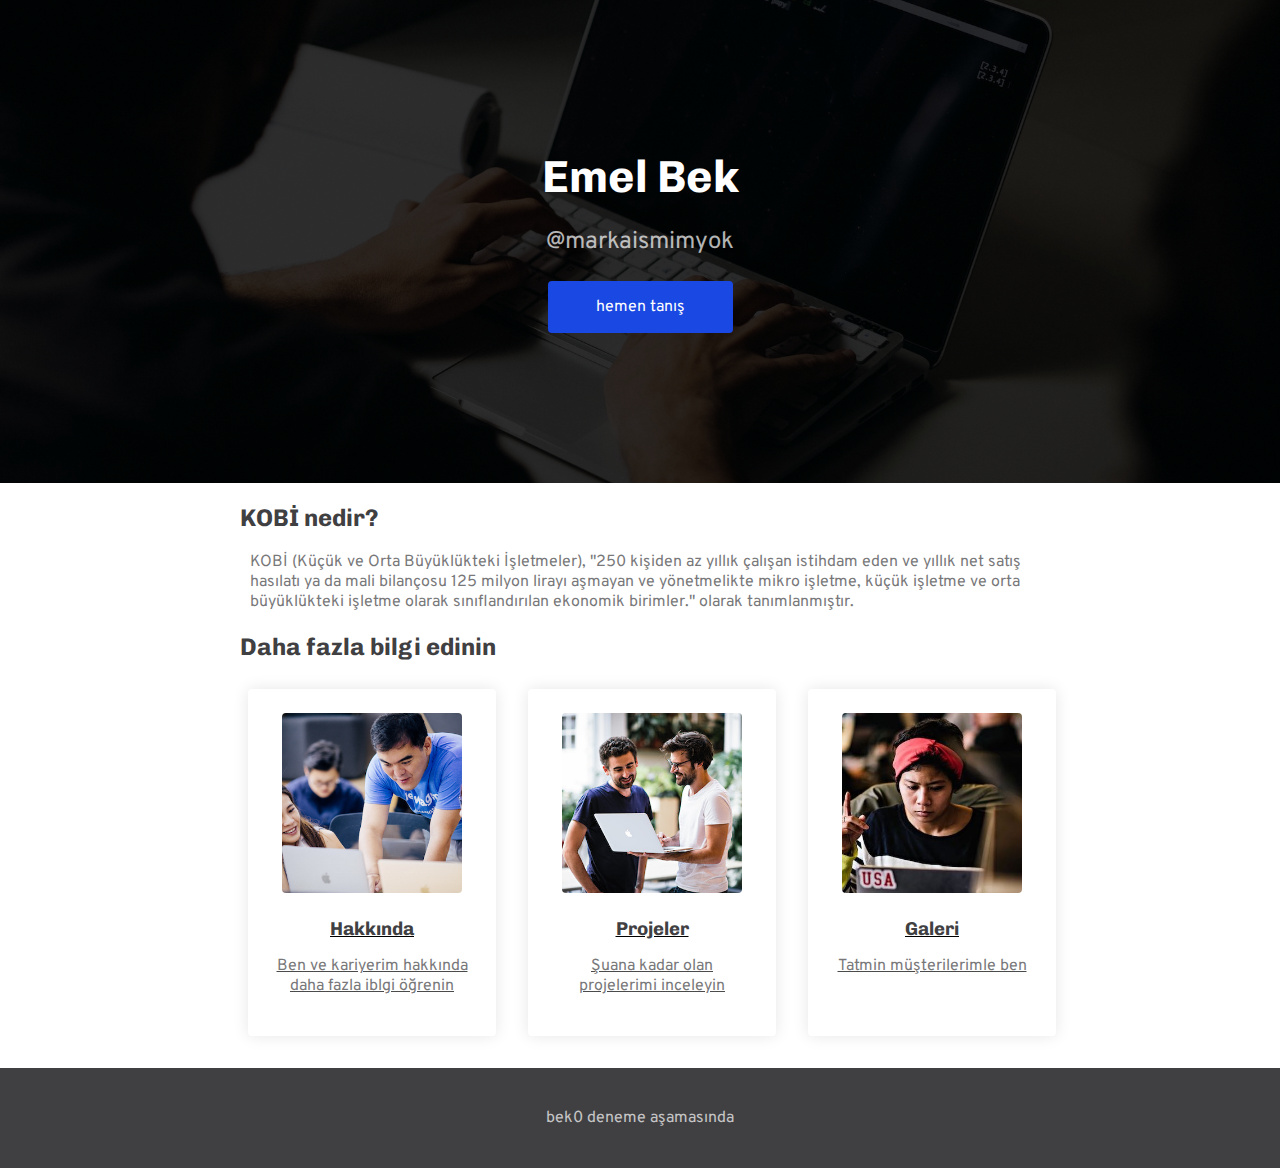
<file: index.html>
<!DOCTYPE html>
<html lang="tr">
<head>
  <meta charset="UTF-8">
  <title>Emel Bek - KOBİ Koçunuz</title>

  <!-- Change these Google fonts with your own choice -->
  <link href="https://fonts.googleapis.com/css?family=Chivo:700|Overpass:400,700&display=swap" rel="stylesheet">
  <meta name="viewport" content="width=device-width, initial-scale=1.0" />
  <link rel="stylesheet" href="style.css">
</head>
<body>
     <!-- Banner section -->
    <div class="banner">
      <h1>Emel Bek</h1>
      <p>@markaismimyok</p>
      <a href="https://www.instagram.com/markaismimyok/" target=”_blank” class="button-blue">hemen tanış</a>
    </div>

    <!--kobi nedir-->
    <div class="tanim">
      <h2>KOBİ nedir?</h2>
      <p>KOBİ (Küçük ve Orta Büyüklükteki İşletmeler), "250 kişiden az yıllık çalışan istihdam eden ve yıllık net satış hasılatı ya da mali bilançosu 125 milyon lirayı aşmayan ve yönetmelikte mikro işletme, küçük işletme ve orta büyüklükteki işletme olarak sınıflandırılan ekonomik birimler." olarak tanımlanmıştır.</p>
    </div>


    <!-- Container (with left/right automatic margins) -->
    <div class="container">
      <h2>Daha fazla bilgi edinin</h2>
  
      <!-- Shanghai card -->

		  <div class="cards">
      <label>
        <a href="https://kaanbek0.github.io/b">
      <div class="card-white">
        <img src="images/shanghai.jpg" alt="">
        <h3>Hakkında</h3>
        <p>Ben ve kariyerim hakkında daha fazla iblgi öğrenin</p>
      </a>
      </div>
      </label>

      <!-- London card -->

      <div class="card-white">
        <a href="https://kaanbek0.github.io/c">
          <img src="images/london.jpg" alt="">
          <h3>Projeler</h3>
          <p>Şuana kadar olan projelerimi inceleyin</p>
        </a>
      </div>

      <!-- Paris card -->
      <div class="card-white">
        <a href="https://kaanbek0.github.io/d">
          <img src="images/paris.jpg" alt="">
          <h3>Galeri</h3>
          <p>Tatmin müşterilerimle ben</p>
        </a>
      </div>
		  </div>
    </div>

    <!-- Code your Footer section -->
    <div class="footer">
      <p>bek0 deneme aşamasında</p>
    </div>
</body>
</html>
</file>
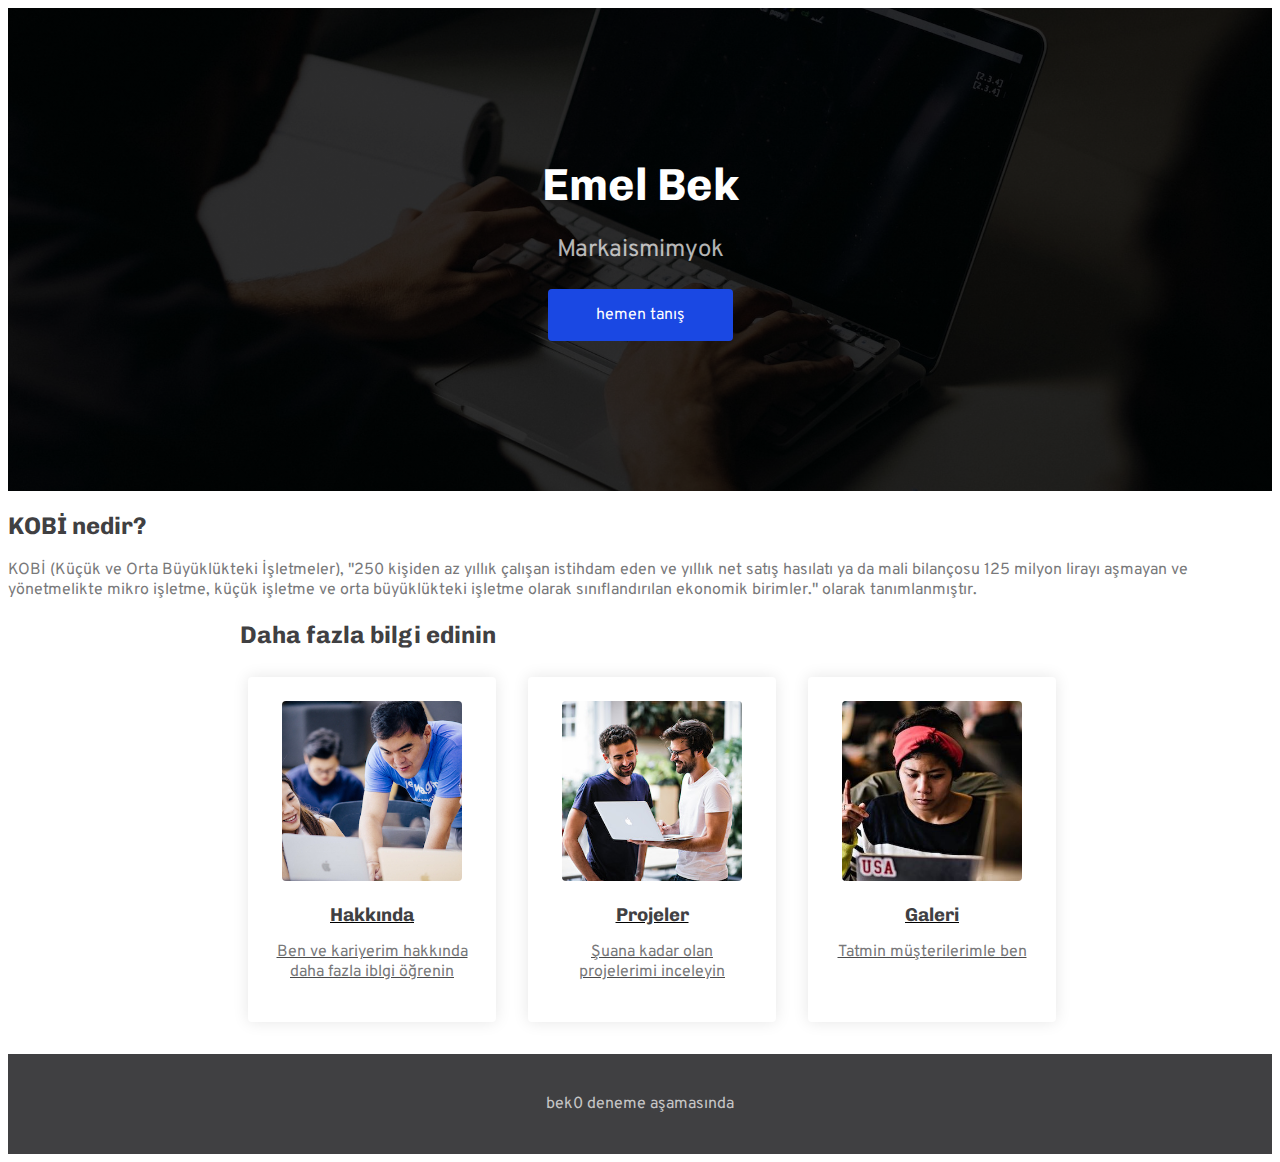
<file: a/index.html>
<!DOCTYPE html>
<html lang="en">
<head>
  <meta charset="UTF-8">
  <title>Emel Bek - KOBİ Koçunuz</title>

  <!-- Change these Google fonts with your own choice -->
  <link href="https://fonts.googleapis.com/css?family=Chivo:700|Overpass:400,700&display=swap" rel="stylesheet">
  <meta name="viewport" content="width=device-width, initial-scale=1.0" />
  <link rel="stylesheet" href="style.css">
</head>
<body>
     <!-- Banner section -->
    <div class="banner">
      <h1>Emel Bek</h1>
      <p>Markaismimyok</p>
      <a href="https://www.instagram.com/markaismimyok/" target=”_blank” class="button-blue">hemen tanış</a>
    </div>

    <!--kobi nedir-->
    <div class="tanim">
      <h2>KOBİ nedir?</h2>
      <p>KOBİ (Küçük ve Orta Büyüklükteki İşletmeler), "250 kişiden az yıllık çalışan istihdam eden ve yıllık net satış hasılatı ya da mali bilançosu 125 milyon lirayı aşmayan ve yönetmelikte mikro işletme, küçük işletme ve orta büyüklükteki işletme olarak sınıflandırılan ekonomik birimler." olarak tanımlanmıştır.</p>
    </div>


    <!-- Container (with left/right automatic margins) -->
    <div class="container">
      <h2>Daha fazla bilgi edinin</h2>
  
      <!-- Shanghai card -->

		  <div class="cards">
      <label>
        <a href="https://kaanbek0.github.io/b">
      <div class="card-white">
        <img src="images/shanghai.jpg" alt="">
        <h3>Hakkında</h3>
        <p>Ben ve kariyerim hakkında daha fazla iblgi öğrenin</p>
      </a>
      </div>
      </label>

      <!-- London card -->

      <div class="card-white">
        <a href="https://kaanbek0.github.io/c">
          <img src="images/london.jpg" alt="">
          <h3>Projeler</h3>
          <p>Şuana kadar olan projelerimi inceleyin</p>
        </a>
      </div>

      <!-- Paris card -->
      <div class="card-white">
        <a href="https://kaanbek0.github.io/d">
          <img src="images/paris.jpg" alt="">
          <h3>Galeri</h3>
          <p>Tatmin müşterilerimle ben</p>
        </a>
      </div>
		  </div>
    </div>

    <!-- Code your Footer section -->
    <div class="footer">
      <p>bek0 deneme aşamasında</p>
    </div>
</body>
</html>
</file>
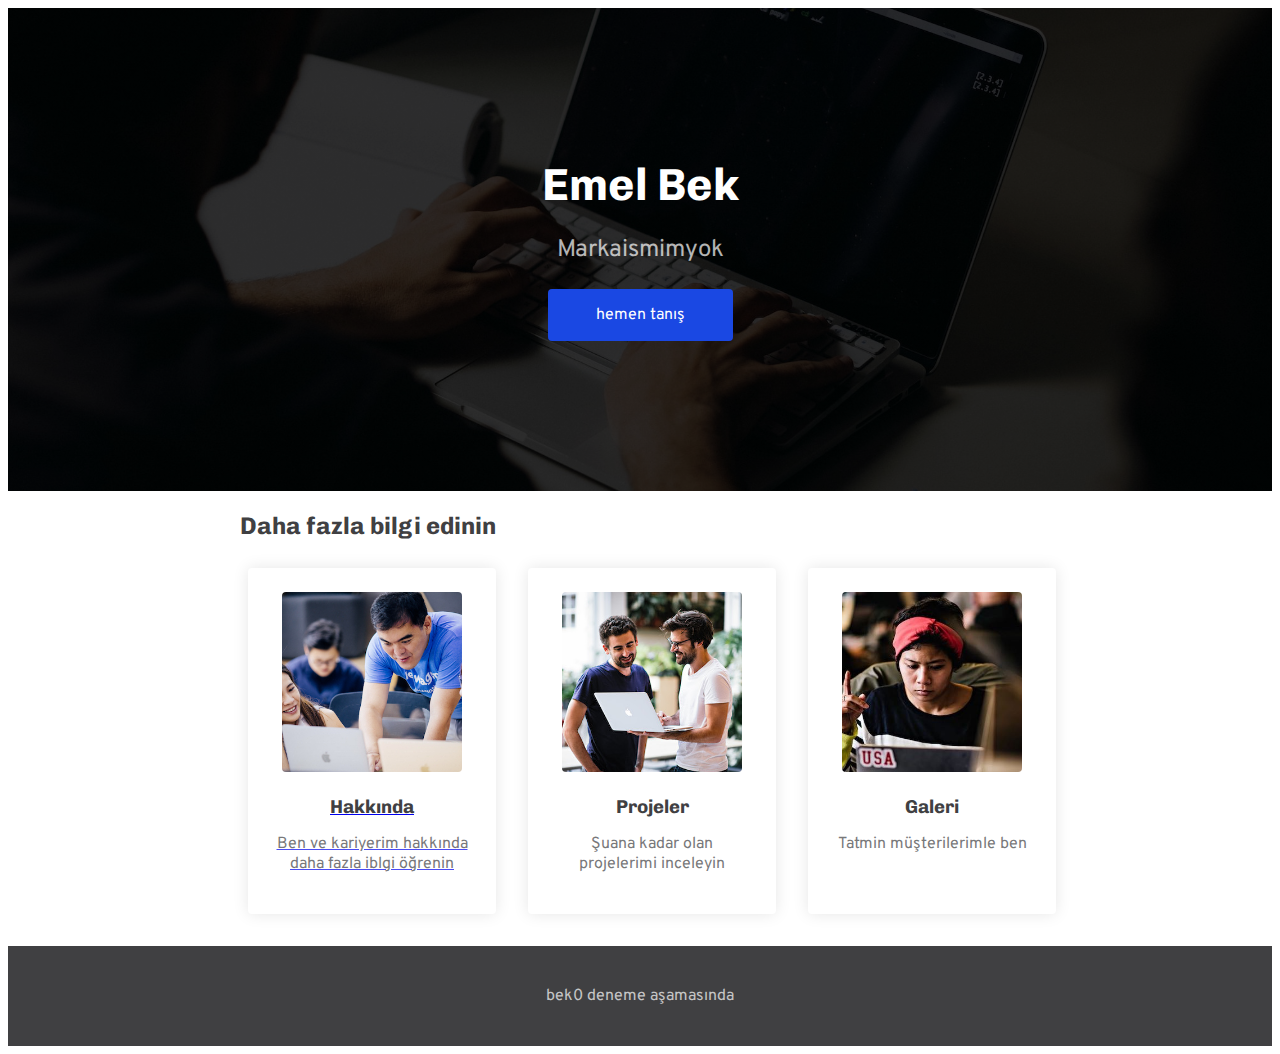
<file: anasayfa/index.html>
<!DOCTYPE html>
<html lang="en">
<head>
  <meta charset="UTF-8">
  <title>Emel Bek - KOBİ Koçunuz</title>

  <!-- Change these Google fonts with your own choice -->
  <link href="https://fonts.googleapis.com/css?family=Chivo:700|Overpass:400,700&display=swap" rel="stylesheet">
  <meta name="viewport" content="width=device-width, initial-scale=1.0" />
  <link rel="stylesheet" href="style.css">
</head>
<body>
    <!-- Banner section -->
    <div class="banner">
      <h1>Emel Bek</h1>
      <p>Markaismimyok</p>
      <a href="https://www.instagram.com/markaismimyok/" class="button-blue">hemen tanış</a>
    </div>

    <!-- Container (with left/right automatic margins) -->
    <div class="container">
      <h2>Daha fazla bilgi edinin</h2>
  
      <!-- Shanghai card -->

		<div class="cards">
      <label>
        <a href="https://www.youtube.com">
      <div class="card-white">
        <img src="images/shanghai.jpg" alt="">
        <h3>Hakkında</h3>
        <p>Ben ve kariyerim hakkında daha fazla iblgi öğrenin</p>
      </a>
      </div>
      </label>

      <!-- London card -->
      <div class="card-white">
        <img src="images/london.jpg" alt="">
        <h3>Projeler</h3>
        <p>Şuana kadar olan projelerimi inceleyin</p>
      </div>

      <!-- Paris card -->
      <div class="card-white">
        <img src="images/paris.jpg" alt="">
        <h3>Galeri</h3>
        <p>Tatmin müşterilerimle ben</p>
      </div>
		</div>
    </div>

    <!-- Code your Footer section -->
    <div class="footer">
      <p>bek0 deneme aşamasında</p>
    </div>
</body>
</html>
</file>
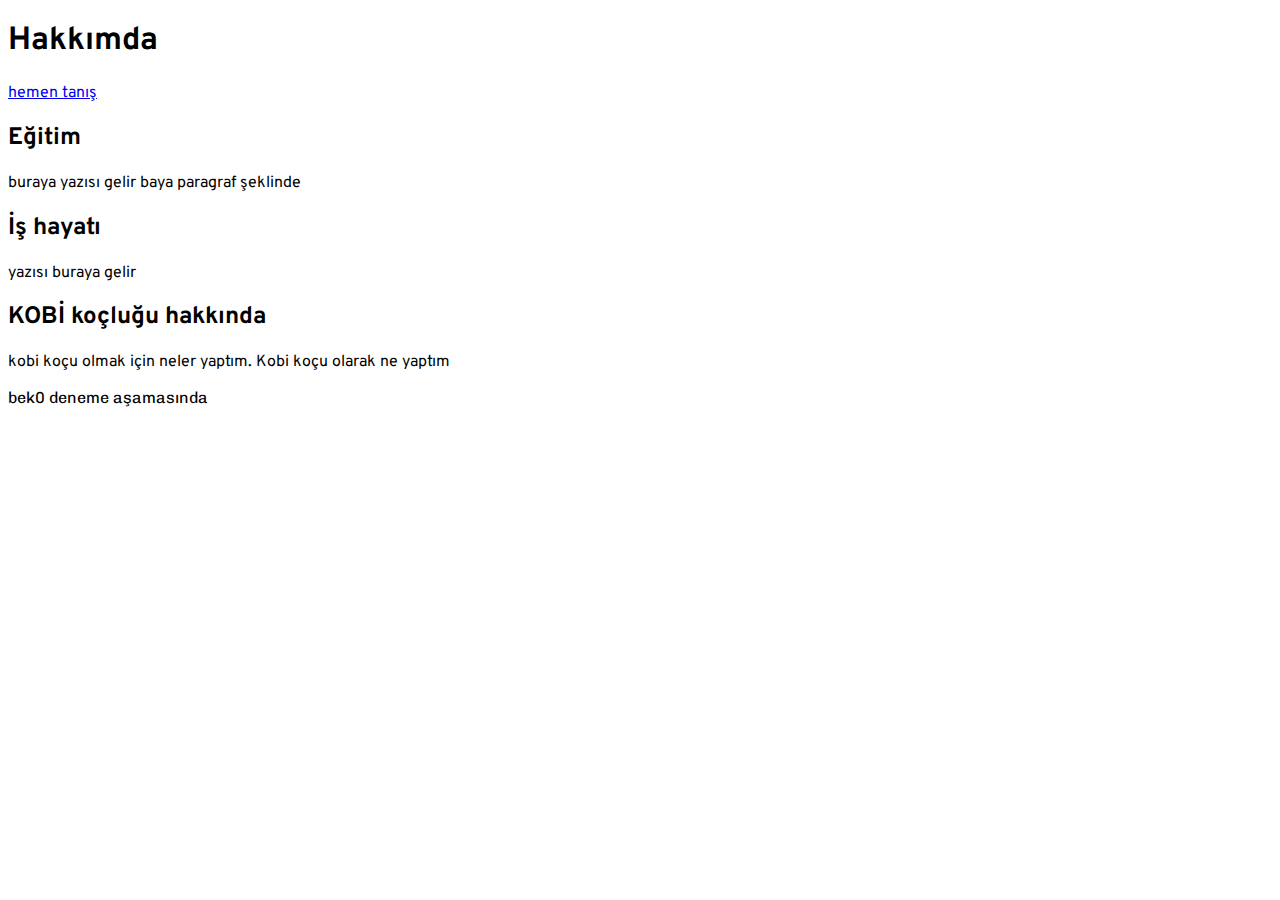
<file: b/index.html>
<!DOCTYPE html>
<html lang="tr">
<head>
  <meta charset="UTF-8">
  <title>Emel Bek - Hakkımda</title>

  <!-- Change these Google fonts with your own choice -->
  <link href="https://fonts.googleapis.com/css?family=Chivo:700|Overpass:400,700&display=swap" rel="stylesheet">
  <meta name="viewport" content="width=device-width, initial-scale=1.0" />
  <link rel="stylesheet" href="style.css">
</head>
<body>
  <!-- Başlık bölümü -->
  <div class="banner">
    <h1>Hakkımda</h1>
    <a href="https://www.instagram.com/markaismimyok/" target=”_blank” class="button-blue">hemen tanış</a>
  </div>

  <!-- Ana yazı -->
  <div class="yazi">
    <h2>Eğitim</h2>
    <p>buraya yazısı gelir baya paragraf şeklinde</p>

    <h2>İş hayatı</h2>
    <p>yazısı buraya gelir</p>

    <h2>KOBİ koçluğu hakkında</h2>
    <p>kobi koçu olmak için neler yaptım. Kobi koçu olarak ne yaptım</p>
  </div>

  <!-- Footer section -->
  <footer>
  	<p>bek0 deneme aşamasında</p>
  </footer>

</body>
</html>
</file>
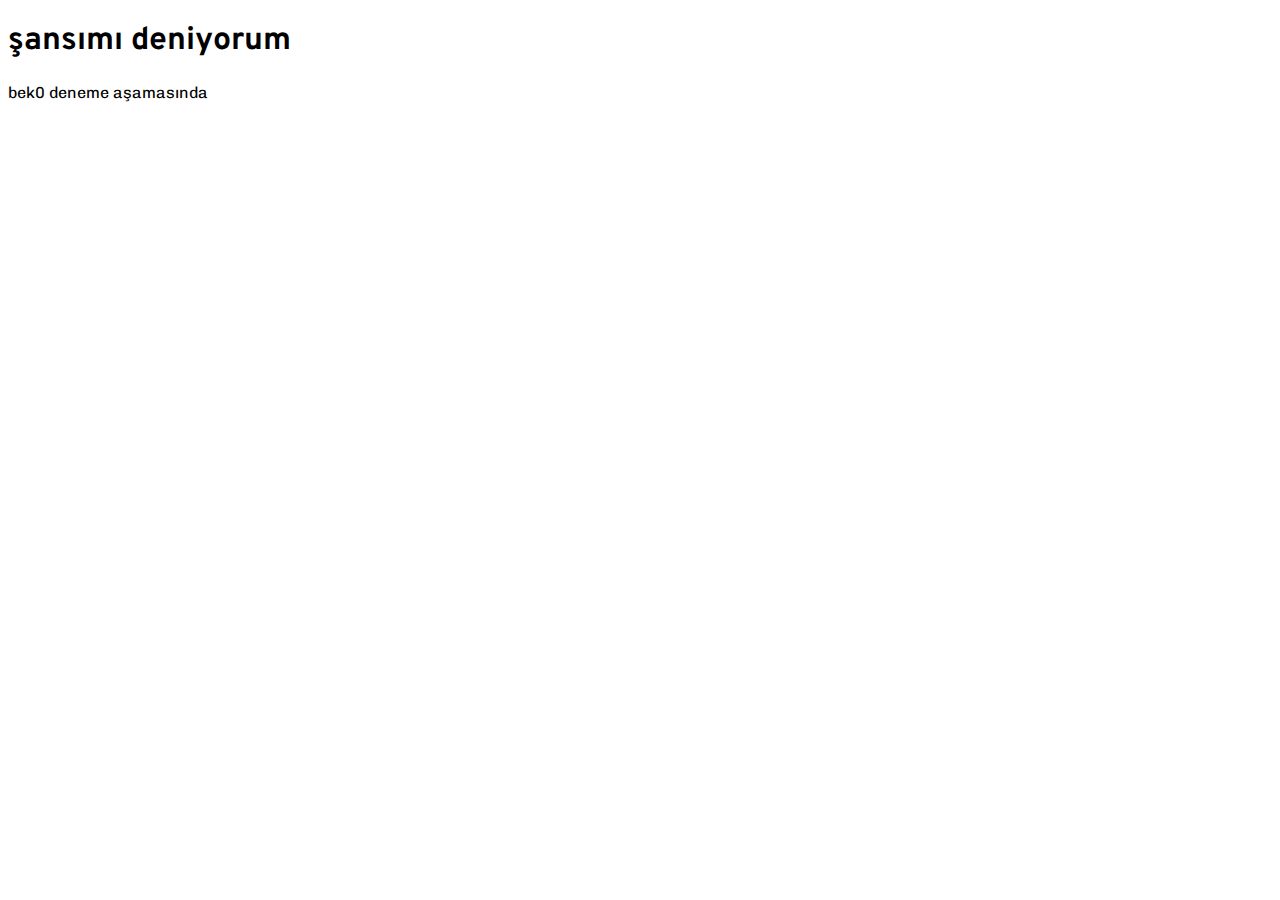
<file: c/index.html>
<!DOCTYPE html>
<html lang="tr">
<head>
  <meta charset="UTF-8">
  <title>deneme</title>

  <!-- Change these Google fonts with your own choice -->
  <link href="https://fonts.googleapis.com/css?family=Chivo:700|Overpass:400,700&display=swap" rel="stylesheet">

  <link rel="stylesheet" href="style.css">
</head>
<body>
  <!-- Banner section -->
  <h1>şansımı deniyorum</h1>
  <!-- Cards section -->

  <!-- Footer section -->
  <footer>
  	<p>bek0 deneme aşamasında</p>
  </footer>
</body>
</html>
</file>
<file: style.css>
body {
  font-family: Overpass;
  margin: 0;
}

h1, h2, h3 {
  color: #404042;
  font-family: Chivo;
}
body a{
  color: black;
}
p {
  color: #404042;
  opacity: .7;
	font-family: Overpass;
}

.container {
  width: 800px;
  margin: auto;
}

.banner {
  background-image: linear-gradient(rgba(0,0,0,0.6), rgba(0,0,0,0.6)), url('images/background.jpg');
  background-size: cover;
  background-position: center;
  padding: 150px 0;
  text-align: center;
}

.banner h1 {
  color: white;
  font-size: 45px;
  margin: 0;
}

.banner p {
  color: white;
  font-size: 24px;
}

.button-blue {
  background-color: #1A48E3;
  color: white;
  padding: 16px 48px;
  border-radius: 4px;
  display: inline-block;
  text-decoration: none;
  transition: .3s;
	font-family: Overpass;
}

.button-blue:hover {
  background-color: #0D1EC6;
  color: white;
}
.tanim{
  margin: 0 auto;
  width: 800px;
  font-size: 16px;
}
.tanim p{
  margin: 10px;
}

.card-white {
  background: white;
  box-shadow: 0 0 16px rgba(0,0,0,0.1);
  border-radius: 4px;
  width: 200px;
  text-align: center;
  padding: 24px;
  margin: 8px;
}

.card-white img {
  width: 180px;
  height: 180px;
  object-fit: cover;
  border-radius: 4px;
}

.card-white h3 {
  margin-bottom: 0;
}

.footer {
  background: #404042;
  text-align: center;
  padding: 24px 0;
  margin-top: 24px;
}

.footer p {
  color: white;
}

.cards {
  display: grid;
  grid-template-columns: 1fr 1fr 1fr;
  grid-gap: 16px;
}
@media only screen and (max-width: 700px){
  .cards {
    display: grid;
    grid-template-columns: 1fr;
    grid-template-rows: 1fr 1fr 1fr;
    grid-gap: 16px;
  }
  .container h2{
    text-align: center;
  }
  .container {
    width: auto;
    margin-bottom: 24px;
  }
  .card-white{
    margin: auto;
  }
  .tanim{
    width: auto;
    text-align: center;
    margin: 0 auto;
  }
}
</file>
<file: a/style.css>
/body {
  font-family: Overpass;
  margin: 0;
}

h1, h2, h3 {
  color: #404042;
  font-family: Chivo;
}
body a{
  color: black;
}
p {
  color: #404042;
  opacity: .7;
	font-family: Overpass;
}

.container {
  width: 800px;
  margin: auto;
}

.banner {
  background-image: linear-gradient(rgba(0,0,0,0.6), rgba(0,0,0,0.6)), url('images/background.jpg');
  background-size: cover;
  background-position: center;
  padding: 150px 0;
  text-align: center;
}

.banner h1 {
  color: white;
  font-size: 45px;
  margin: 0;
}

.banner p {
  color: white;
  font-size: 24px;
}

.button-blue {
  background-color: #1A48E3;
  color: white;
  padding: 16px 48px;
  border-radius: 4px;
  display: inline-block;
  text-decoration: none;
  transition: .3s;
	font-family: Overpass;
}

.button-blue:hover {
  background-color: #0D1EC6;
  color: white;
}

.card-white {
  background: white;
  box-shadow: 0 0 16px rgba(0,0,0,0.1);
  border-radius: 4px;
  width: 200px;
  text-align: center;
  padding: 24px;
  margin: 8px;
}

.card-white img {
  width: 180px;
  height: 180px;
  object-fit: cover;
  border-radius: 4px;
}

.card-white h3 {
  margin-bottom: 0;
}

.footer {
  background: #404042;
  text-align: center;
  padding: 24px 0;
  margin-top: 24px;
}

.footer p {
  color: white;
}

.cards {
  display: grid;
  grid-template-columns: 1fr 1fr 1fr;
  grid-gap: 16px;
}
@media only screen and (max-width: 700px){
  .cards {
    display: grid;
    grid-template-columns: 1fr;
    grid-template-rows: 1fr 1fr 1fr;
    grid-gap: 16px;
  }
  .container h2{
    text-align: center;
  }
  .container {
    width: auto;
    margin-bottom: 24px;
  }
  .card-white{
    margin: auto;
  }
}
</file>
<file: anasayfa/style.css>
/body {
  font-family: Overpass;
  margin: 0;
}

h1, h2, h3 {
  color: #404042;
  font-family: Chivo;
}

p {
  color: #404042;
  opacity: .7;
	font-family: Overpass;
}

.container {
  width: 800px;
  margin: auto;
}

.banner {
  background-image: linear-gradient(rgba(0,0,0,0.6), rgba(0,0,0,0.6)), url('images/background.jpg');
  background-size: cover;
  background-position: center;
  padding: 150px 0;
  text-align: center;
}

.banner h1 {
  color: white;
  font-size: 45px;
  margin: 0;
}

.banner p {
  color: white;
  font-size: 24px;
}

.button-blue {
  background-color: #1A48E3;
  color: white;
  padding: 16px 48px;
  border-radius: 4px;
  display: inline-block;
  text-decoration: none;
  transition: .3s;
	font-family: Overpass;
}

.button-blue:hover {
  background-color: #0D1EC6;
  color: white;
}

.card-white {
  background: white;
  box-shadow: 0 0 16px rgba(0,0,0,0.1);
  border-radius: 4px;
  width: 200px;
  text-align: center;
  padding: 24px;
  margin: 8px;
}

.card-white img {
  width: 180px;
  height: 180px;
  object-fit: cover;
  border-radius: 4px;
}

.card-white h3 {
  margin-bottom: 0;
}

.footer {
  background: #404042;
  text-align: center;
  padding: 24px 0;
  margin-top: 24px;
}

.footer p {
  color: white;
}

.cards {
  display: grid;
  grid-template-columns: 1fr 1fr 1fr;
  grid-gap: 16px;
}
@media only screen and (max-width: 700px){
  .cards {
    display: grid;
    grid-template-columns: 1fr;
    grid-template-rows: 1fr 1fr 1fr;
    grid-gap: 16px;
  }
  .container h2{
    text-align: center;
  }
  .container {
    width: auto;
    margin-bottom: 24px;
  }
  .card-white{
    margin: auto;
  }
}
</file>
<file: b/style.css>
/* Write some CSS below */
body{
	font-family: Overpass;
}

footer{
	font-family: Chivo;
}
</file>
<file: c/style.css>
/* Write some CSS below */
body{
	font-family: Overpass;
}

footer{
	font-family: Chivo;
}
</file>
